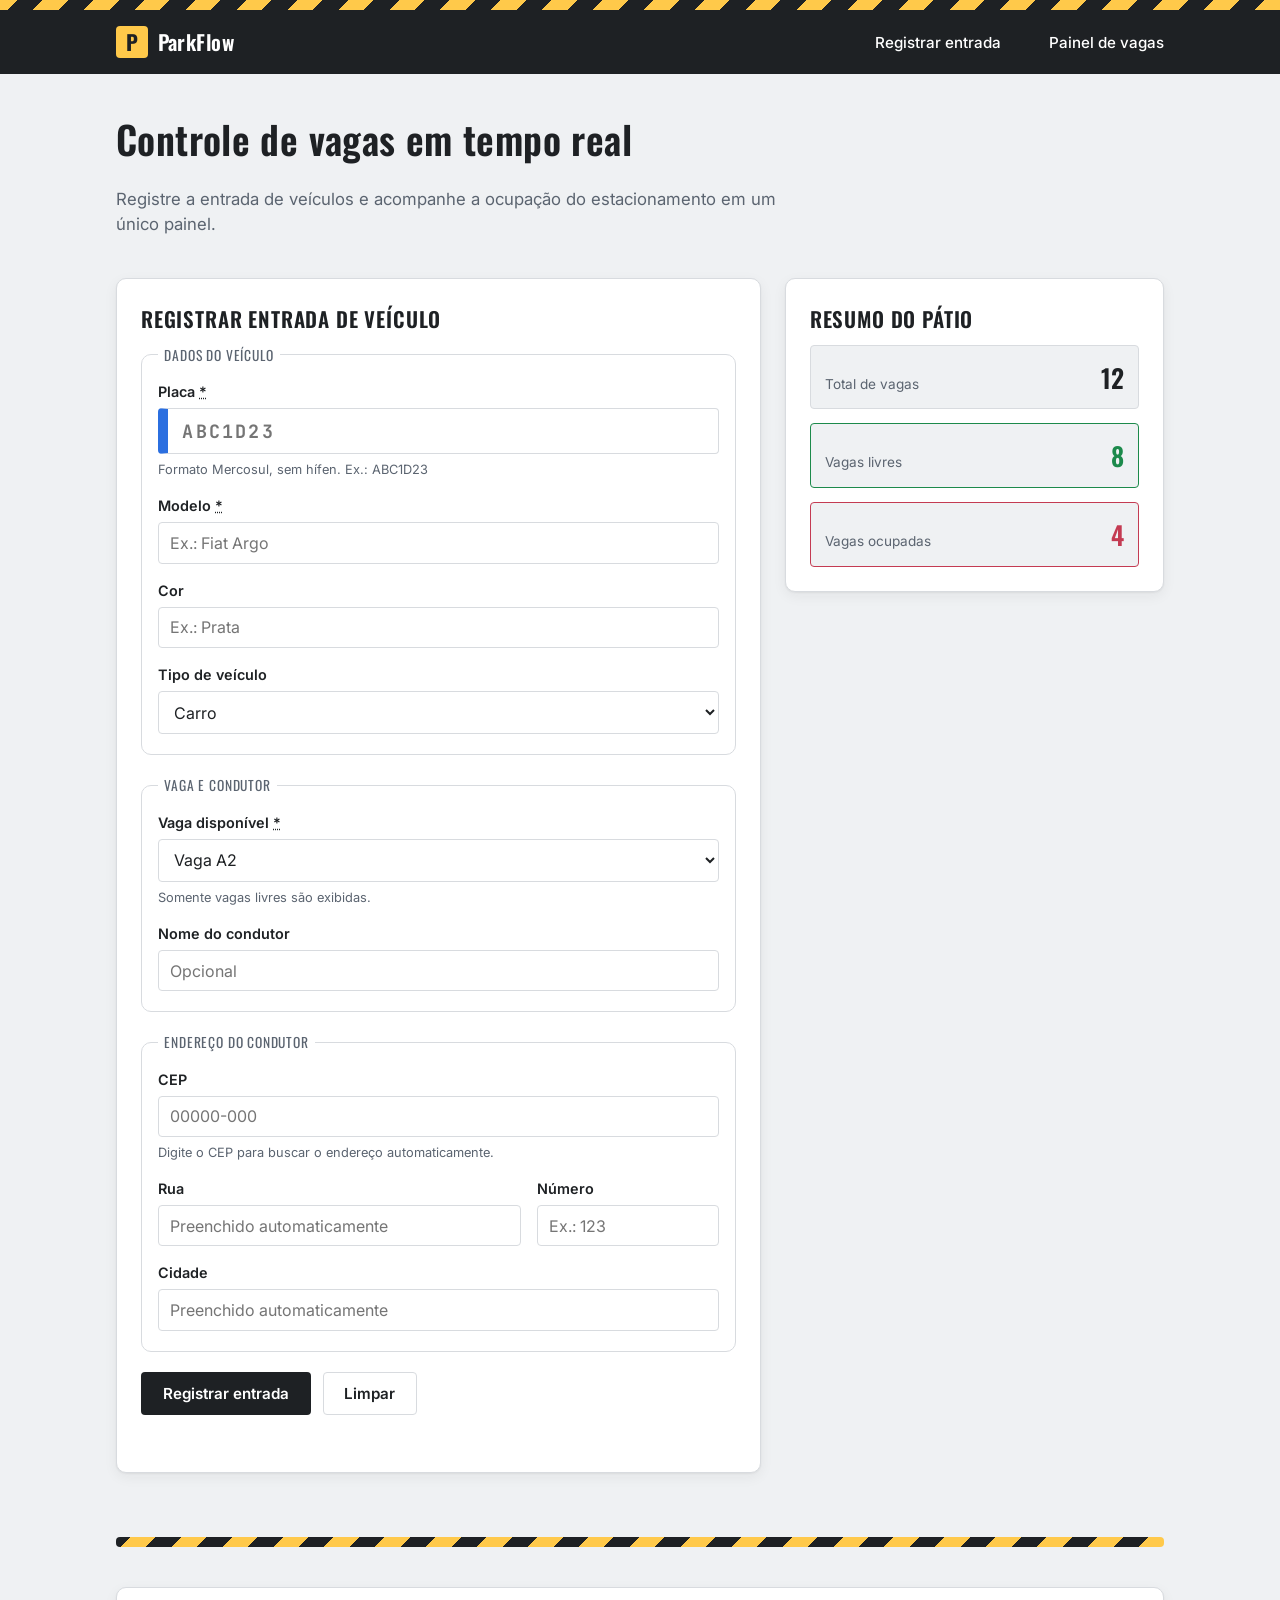
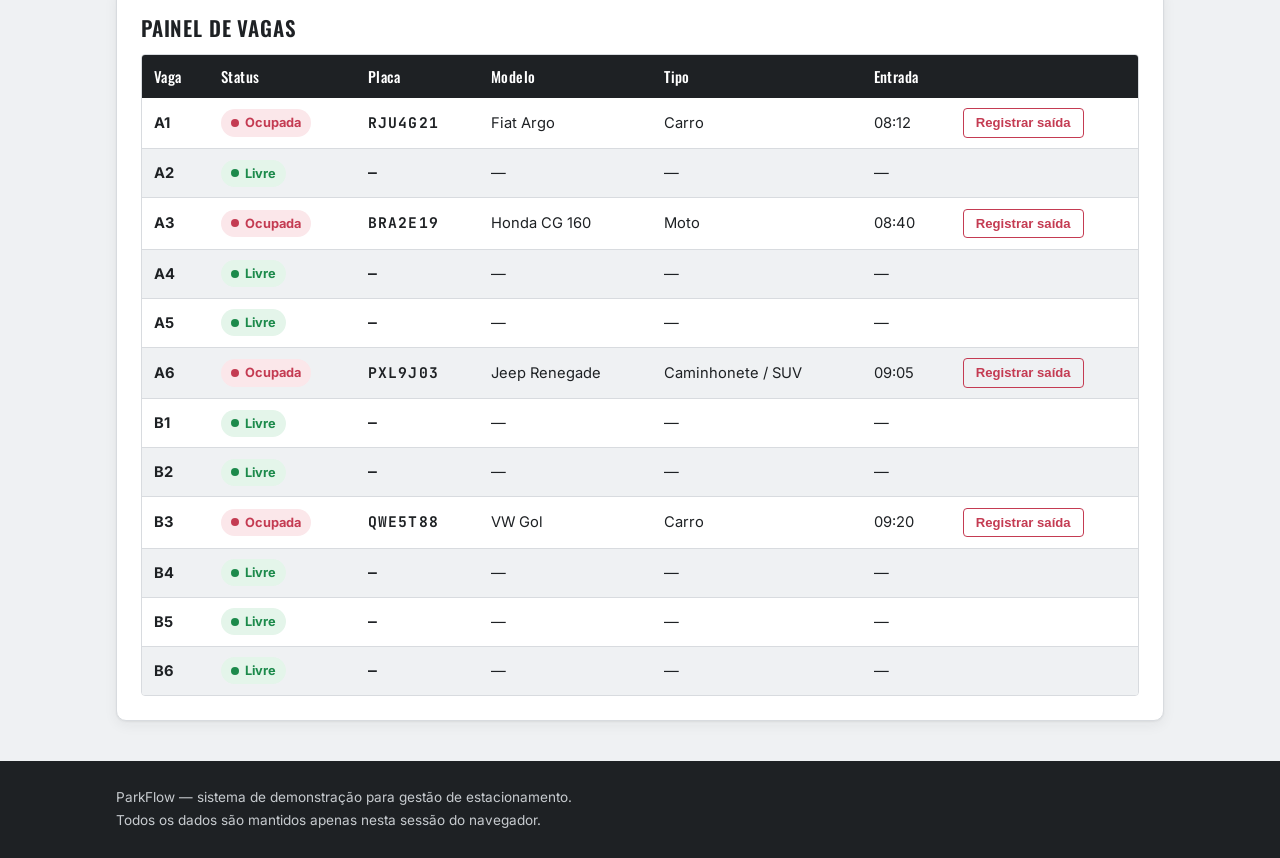
<file: Software Estacionamento - TRAB II API CEP/Código/index.html>
<!DOCTYPE html>
<html lang="pt-BR">
<head>
<meta charset="UTF-8">
<meta name="viewport" content="width=device-width, initial-scale=1.0">
<title>ParkFlow · Gestão de Estacionamento</title>
<meta name="description" content="Sistema simples para cadastro e visualização de vagas de estacionamento.">
<link rel="preconnect" href="https://fonts.googleapis.com">
<link rel="preconnect" href="https://fonts.gstatic.com" crossorigin>
<link href="https://fonts.googleapis.com/css2?family=Oswald:wght@500;600;700&family=Inter:wght@400;500;600;700&family=JetBrains+Mono:wght@500;700&display=swap" rel="stylesheet">
<link rel="stylesheet" href="style.css">
</head>
<body>

<a class="skip-link" href="#conteudo-principal">Pular para o conteúdo principal</a>

<header class="site-header">
  <div class="barra-guarda" aria-hidden="true"></div>
  <div class="container site-header__inner">
    <p class="site-header__brand">
      <span class="site-header__mark" aria-hidden="true">P</span>
      ParkFlow
    </p>
    <nav class="site-nav" aria-label="Navegação principal">
      <ul>
        <li><a href="#cadastro">Registrar entrada</a></li>
        <li><a href="#painel-vagas">Painel de vagas</a></li>
      </ul>
    </nav>
  </div>
</header>

<main id="conteudo-principal" class="container">

  <section class="hero" aria-labelledby="hero-titulo">
    <h1 id="hero-titulo">Controle de vagas em tempo real</h1>
    <p>Registre a entrada de veículos e acompanhe a ocupação do estacionamento em um único painel.</p>
  </section>

  <div class="layout-principal">

    <section id="cadastro" class="cartao" aria-labelledby="cadastro-titulo">
      <h2 id="cadastro-titulo">Registrar entrada de veículo</h2>

      <form id="form-entrada" novalidate>

        <fieldset>
          <legend>Dados do veículo</legend>

          <div class="campo campo--placa">
            <label for="placa">Placa <abbr title="obrigatório" aria-hidden="true">*</abbr><span class="sr-only"> (obrigatório)</span></label>
            <input
              type="text"
              id="placa"
              name="placa"
              placeholder="ABC1D23"
              pattern="^[A-Za-z]{3}[0-9][A-Za-z0-9][0-9]{2}$"
              maxlength="7"
              autocomplete="off"
              required
              aria-required="true"
              aria-describedby="placa-ajuda">
            <p id="placa-ajuda" class="campo__ajuda">Formato Mercosul, sem hífen. Ex.: ABC1D23</p>
          </div>

          <div class="campo">
            <label for="modelo">Modelo <span class="sr-only">(obrigatório)</span><abbr title="obrigatório" aria-hidden="true">*</abbr></label>
            <input type="text" id="modelo" name="modelo" placeholder="Ex.: Fiat Argo" required aria-required="true">
          </div>

          <div class="campo">
            <label for="cor">Cor</label>
            <input type="text" id="cor" name="cor" placeholder="Ex.: Prata">
          </div>

          <div class="campo">
            <label for="tipo">Tipo de veículo</label>
            <select id="tipo" name="tipo">
              <option value="carro">Carro</option>
              <option value="moto">Moto</option>
              <option value="suv">Caminhonete / SUV</option>
            </select>
          </div>
        </fieldset>

        <fieldset>
          <legend>Vaga e condutor</legend>

          <div class="campo">
            <label for="vaga">Vaga disponível <span class="sr-only">(obrigatório)</span><abbr title="obrigatório" aria-hidden="true">*</abbr></label>
            <select id="vaga" name="vaga" required aria-required="true" aria-describedby="vaga-ajuda">
              <!-- opções preenchidas via script.js com as vagas livres -->
            </select>
            <p id="vaga-ajuda" class="campo__ajuda">Somente vagas livres são exibidas.</p>
          </div>

          <div class="campo">
            <label for="condutor">Nome do condutor</label>
            <input type="text" id="condutor" name="condutor" placeholder="Opcional" autocomplete="name">
          </div>
        </fieldset>

        <fieldset>
          <legend>Endereço do condutor</legend>

          <div class="campo campo--cep">
            <label for="cep">CEP</label>
            <div class="campo-com-status">
              <input
                type="text"
                id="cep"
                name="cep"
                placeholder="00000-000"
                inputmode="numeric"
                autocomplete="postal-code"
                maxlength="9"
                aria-describedby="cep-status">
              <span class="cep-spinner" id="cep-spinner" hidden aria-hidden="true"></span>
            </div>
            <p id="cep-status" class="campo__ajuda" role="status" aria-live="polite">Digite o CEP para buscar o endereço automaticamente.</p>
          </div>

          <div class="campo-grid">
            <div class="campo campo--rua">
              <label for="rua">Rua</label>
              <input type="text" id="rua" name="rua" placeholder="Preenchido automaticamente" autocomplete="address-line1">
            </div>

            <div class="campo campo--numero">
              <label for="numero">Número</label>
              <input type="text" id="numero" name="numero" placeholder="Ex.: 123" inputmode="numeric" autocomplete="off">
            </div>
          </div>

          <div class="campo">
            <label for="cidade">Cidade</label>
            <input type="text" id="cidade" name="cidade" placeholder="Preenchido automaticamente" autocomplete="address-level2">
          </div>
        </fieldset>

        <div class="acoes-form">
          <button type="submit" class="botao botao--primario">Registrar entrada</button>
          <button type="reset" class="botao botao--secundario">Limpar</button>
        </div>

        <p id="mensagem-status" class="mensagem-status" role="status" aria-live="polite"></p>
      </form>
    </section>

    <aside class="cartao painel-resumo" aria-labelledby="resumo-titulo">
      <h2 id="resumo-titulo">Resumo do pátio</h2>
      <dl class="resumo-lista">
        <div class="resumo-item">
          <dt>Total de vagas</dt>
          <dd id="stat-total">0</dd>
        </div>
        <div class="resumo-item resumo-item--livre">
          <dt>Vagas livres</dt>
          <dd id="stat-livres">0</dd>
        </div>
        <div class="resumo-item resumo-item--ocupada">
          <dt>Vagas ocupadas</dt>
          <dd id="stat-ocupadas">0</dd>
        </div>
      </dl>
    </aside>

  </div>

  <div class="barra-guarda barra-guarda--divisor" aria-hidden="true"></div>

  <section id="painel-vagas" class="cartao" aria-labelledby="painel-titulo">
    <h2 id="painel-titulo">Painel de vagas</h2>

    <div class="tabela-scroll" tabindex="0" role="region" aria-labelledby="painel-titulo">
      <table>
        <caption class="sr-only">Situação atual de cada vaga do estacionamento, com placa, modelo, tipo e horário de entrada dos veículos estacionados.</caption>
        <thead>
          <tr>
            <th scope="col">Vaga</th>
            <th scope="col">Status</th>
            <th scope="col">Placa</th>
            <th scope="col">Modelo</th>
            <th scope="col">Tipo</th>
            <th scope="col">Entrada</th>
            <th scope="col"><span class="sr-only">Ações</span></th>
          </tr>
        </thead>
        <tbody id="corpo-tabela-vagas">
          <!-- linhas preenchidas via script.js -->
        </tbody>
      </table>
    </div>
  </section>

</main>

<footer class="site-footer">
  <div class="container site-footer__inner">
    <p>ParkFlow — sistema de demonstração para gestão de estacionamento.</p>
    <p>Todos os dados são mantidos apenas nesta sessão do navegador.</p>
  </div>
</footer>

<script src="script.js"></script>
</body>
</html>
</file>
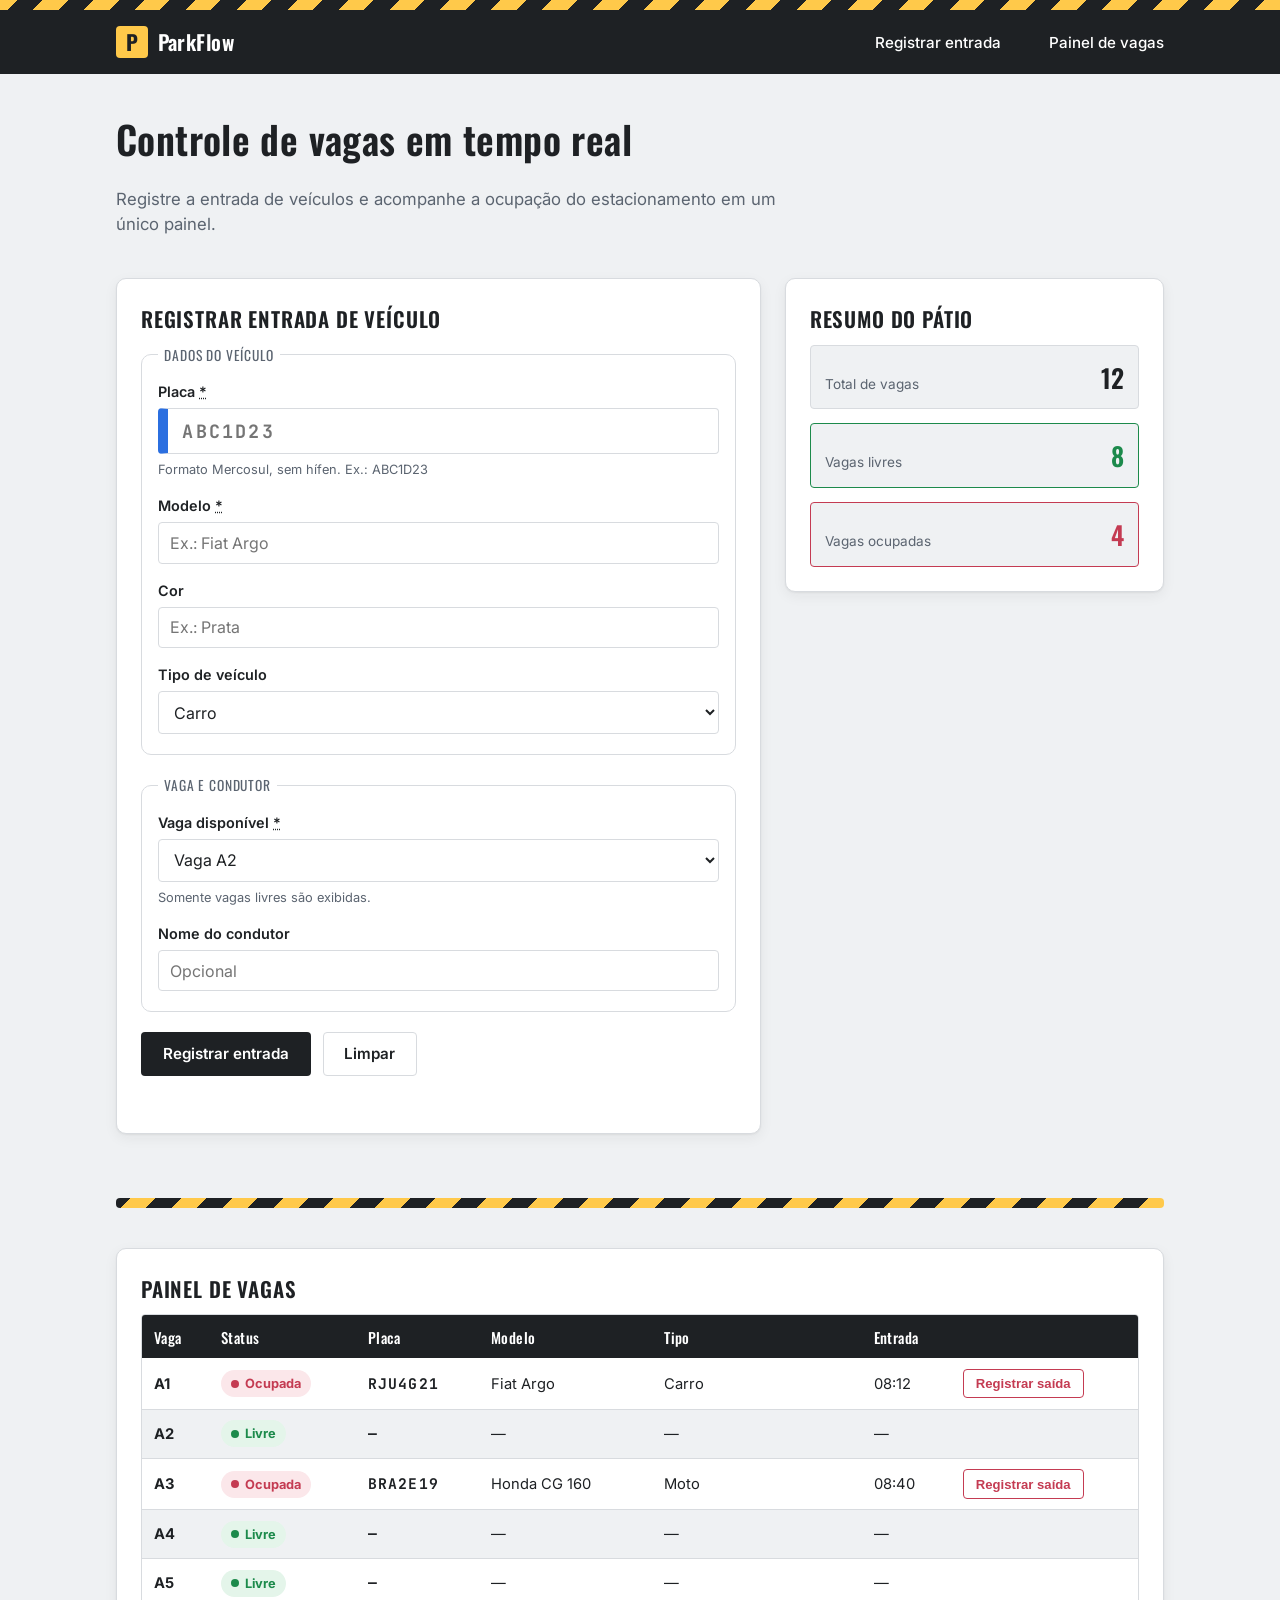
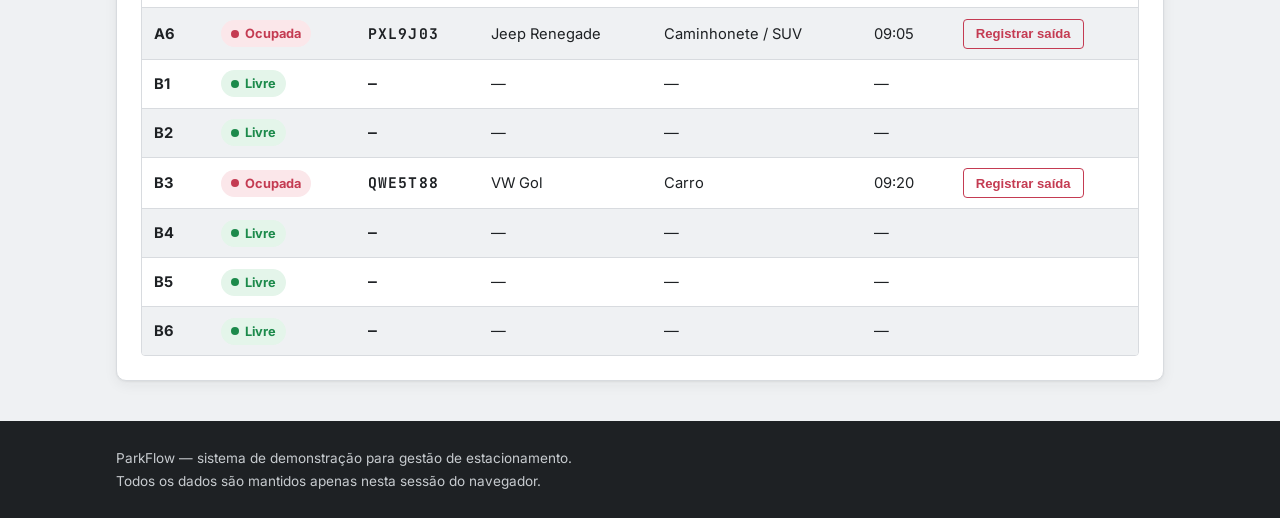
<file: Software Estacionamento - TRAB I/Código/index (1).html>
<!DOCTYPE html>
<html lang="pt-BR">
<head>
<meta charset="UTF-8">
<meta name="viewport" content="width=device-width, initial-scale=1.0">
<title>ParkFlow · Gestão de Estacionamento</title>
<meta name="description" content="Sistema simples para cadastro e visualização de vagas de estacionamento.">
<link rel="preconnect" href="https://fonts.googleapis.com">
<link rel="preconnect" href="https://fonts.gstatic.com" crossorigin>
<link href="https://fonts.googleapis.com/css2?family=Oswald:wght@500;600;700&family=Inter:wght@400;500;600;700&family=JetBrains+Mono:wght@500;700&display=swap" rel="stylesheet">
<link rel="stylesheet" href="style.css">
</head>
<body>

<a class="skip-link" href="#conteudo-principal">Pular para o conteúdo principal</a>

<header class="site-header">
  <div class="barra-guarda" aria-hidden="true"></div>
  <div class="container site-header__inner">
    <p class="site-header__brand">
      <span class="site-header__mark" aria-hidden="true">P</span>
      ParkFlow
    </p>
    <nav class="site-nav" aria-label="Navegação principal">
      <ul>
        <li><a href="#cadastro">Registrar entrada</a></li>
        <li><a href="#painel-vagas">Painel de vagas</a></li>
      </ul>
    </nav>
  </div>
</header>

<main id="conteudo-principal" class="container">

  <section class="hero" aria-labelledby="hero-titulo">
    <h1 id="hero-titulo">Controle de vagas em tempo real</h1>
    <p>Registre a entrada de veículos e acompanhe a ocupação do estacionamento em um único painel.</p>
  </section>

  <div class="layout-principal">

    <section id="cadastro" class="cartao" aria-labelledby="cadastro-titulo">
      <h2 id="cadastro-titulo">Registrar entrada de veículo</h2>

      <form id="form-entrada" novalidate>

        <fieldset>
          <legend>Dados do veículo</legend>

          <div class="campo campo--placa">
            <label for="placa">Placa <abbr title="obrigatório" aria-hidden="true">*</abbr><span class="sr-only"> (obrigatório)</span></label>
            <input
              type="text"
              id="placa"
              name="placa"
              placeholder="ABC1D23"
              pattern="^[A-Za-z]{3}[0-9][A-Za-z0-9][0-9]{2}$"
              maxlength="7"
              autocomplete="off"
              required
              aria-required="true"
              aria-describedby="placa-ajuda">
            <p id="placa-ajuda" class="campo__ajuda">Formato Mercosul, sem hífen. Ex.: ABC1D23</p>
          </div>

          <div class="campo">
            <label for="modelo">Modelo <span class="sr-only">(obrigatório)</span><abbr title="obrigatório" aria-hidden="true">*</abbr></label>
            <input type="text" id="modelo" name="modelo" placeholder="Ex.: Fiat Argo" required aria-required="true">
          </div>

          <div class="campo">
            <label for="cor">Cor</label>
            <input type="text" id="cor" name="cor" placeholder="Ex.: Prata">
          </div>

          <div class="campo">
            <label for="tipo">Tipo de veículo</label>
            <select id="tipo" name="tipo">
              <option value="carro">Carro</option>
              <option value="moto">Moto</option>
              <option value="suv">Caminhonete / SUV</option>
            </select>
          </div>
        </fieldset>

        <fieldset>
          <legend>Vaga e condutor</legend>

          <div class="campo">
            <label for="vaga">Vaga disponível <span class="sr-only">(obrigatório)</span><abbr title="obrigatório" aria-hidden="true">*</abbr></label>
            <select id="vaga" name="vaga" required aria-required="true" aria-describedby="vaga-ajuda">
              <!-- opções preenchidas via script.js com as vagas livres -->
            </select>
            <p id="vaga-ajuda" class="campo__ajuda">Somente vagas livres são exibidas.</p>
          </div>

          <div class="campo">
            <label for="condutor">Nome do condutor</label>
            <input type="text" id="condutor" name="condutor" placeholder="Opcional" autocomplete="name">
          </div>
        </fieldset>

        <div class="acoes-form">
          <button type="submit" class="botao botao--primario">Registrar entrada</button>
          <button type="reset" class="botao botao--secundario">Limpar</button>
        </div>

        <p id="mensagem-status" class="mensagem-status" role="status" aria-live="polite"></p>
      </form>
    </section>

    <aside class="cartao painel-resumo" aria-labelledby="resumo-titulo">
      <h2 id="resumo-titulo">Resumo do pátio</h2>
      <dl class="resumo-lista">
        <div class="resumo-item">
          <dt>Total de vagas</dt>
          <dd id="stat-total">0</dd>
        </div>
        <div class="resumo-item resumo-item--livre">
          <dt>Vagas livres</dt>
          <dd id="stat-livres">0</dd>
        </div>
        <div class="resumo-item resumo-item--ocupada">
          <dt>Vagas ocupadas</dt>
          <dd id="stat-ocupadas">0</dd>
        </div>
      </dl>
    </aside>

  </div>

  <div class="barra-guarda barra-guarda--divisor" aria-hidden="true"></div>

  <section id="painel-vagas" class="cartao" aria-labelledby="painel-titulo">
    <h2 id="painel-titulo">Painel de vagas</h2>

    <div class="tabela-scroll" tabindex="0" role="region" aria-labelledby="painel-titulo">
      <table>
        <caption class="sr-only">Situação atual de cada vaga do estacionamento, com placa, modelo, tipo e horário de entrada dos veículos estacionados.</caption>
        <thead>
          <tr>
            <th scope="col">Vaga</th>
            <th scope="col">Status</th>
            <th scope="col">Placa</th>
            <th scope="col">Modelo</th>
            <th scope="col">Tipo</th>
            <th scope="col">Entrada</th>
            <th scope="col"><span class="sr-only">Ações</span></th>
          </tr>
        </thead>
        <tbody id="corpo-tabela-vagas">
          <!-- linhas preenchidas via script.js -->
        </tbody>
      </table>
    </div>
  </section>

</main>

<footer class="site-footer">
  <div class="container site-footer__inner">
    <p>ParkFlow — sistema de demonstração para gestão de estacionamento.</p>
    <p>Todos os dados são mantidos apenas nesta sessão do navegador.</p>
  </div>
</footer>

<script src="script.js"></script>
</body>
</html>
</file>
<file: Software Estacionamento - TRAB II API CEP/Código/style.css>
/* =========================================================
   ParkFlow — estilos
   Tokens de design pensados para o domínio de estacionamento:
   asfalto, faixa de cancela (amarelo/preto) e placa Mercosul.
   ========================================================= */

:root {
  /* Cor */
  --cor-asfalto:        #1E2124;
  --cor-asfalto-suave:  #2B2F33;
  --cor-canario:        #FFC94A;
  --cor-fundo:          #EFF1F3;
  --cor-superficie:     #FFFFFF;
  --cor-texto:          #1E2124;
  --cor-texto-suave:    #5B6470;
  --cor-borda:          #D8DBDF;
  --cor-livre:          #1C8A4B;
  --cor-livre-fundo:    #E4F5EA;
  --cor-ocupada:        #C43B52;
  --cor-ocupada-fundo:  #FBE7EA;
  --cor-foco:           #2B6FE0;

  /* Tipografia */
  --fonte-display: 'Oswald', 'Arial Narrow', sans-serif;
  --fonte-corpo:   'Inter', system-ui, -apple-system, 'Segoe UI', sans-serif;
  --fonte-mono:    'JetBrains Mono', 'Consolas', monospace;

  /* Escala e espaçamento */
  --radius-sm: 4px;
  --radius-md: 10px;
  --sombra-cartao: 0 1px 2px rgba(30, 33, 36, 0.06), 0 4px 14px rgba(30, 33, 36, 0.06);
}

* { box-sizing: border-box; }

html { scroll-behavior: smooth; }

@media (prefers-reduced-motion: reduce) {
  html { scroll-behavior: auto; }
  * { animation-duration: 0.001ms !important; transition-duration: 0.001ms !important; }
}

body {
  margin: 0;
  font-family: var(--fonte-corpo);
  color: var(--cor-texto);
  background: var(--cor-fundo);
  line-height: 1.5;
}

h1, h2, h3 {
  font-family: var(--fonte-display);
  font-weight: 600;
  letter-spacing: 0.01em;
  color: var(--cor-asfalto);
  margin: 0 0 0.5em;
}

h1 { font-size: clamp(1.6rem, 1.2rem + 1.6vw, 2.4rem); }
h2 { font-size: 1.3rem; text-transform: uppercase; letter-spacing: 0.04em; }

p { margin: 0 0 1em; color: var(--cor-texto-suave); }

.container {
  max-width: 68rem;
  margin-inline: auto;
  padding-inline: 1.25rem;
}

/* ---------- Utilitário de acessibilidade ---------- */

.sr-only {
  position: absolute;
  width: 1px; height: 1px;
  padding: 0; margin: -1px;
  overflow: hidden;
  clip: rect(0, 0, 0, 0);
  white-space: nowrap;
  border: 0;
}

.skip-link {
  position: absolute;
  left: 1rem;
  top: -3rem;
  background: var(--cor-canario);
  color: var(--cor-asfalto);
  font-weight: 600;
  padding: 0.6rem 1rem;
  border-radius: var(--radius-sm);
  z-index: 100;
  transition: top 0.15s ease;
}

.skip-link:focus {
  top: 1rem;
}

:focus-visible {
  outline: 3px solid var(--cor-foco);
  outline-offset: 2px;
}

/* ---------- Faixa de cancela (elemento assinatura) ---------- */

.barra-guarda {
  height: 10px;
  background: repeating-linear-gradient(
    -45deg,
    var(--cor-canario) 0 18px,
    var(--cor-asfalto) 18px 36px
  );
}

.barra-guarda--divisor {
  margin: 2.5rem 0;
  border-radius: var(--radius-sm);
}

/* ---------- Cabeçalho ---------- */

.site-header {
  background: var(--cor-asfalto);
  color: #fff;
}

.site-header__inner {
  display: flex;
  align-items: center;
  justify-content: space-between;
  padding-block: 1rem;
  gap: 1rem;
  flex-wrap: wrap;
}

.site-header__brand {
  margin: 0;
  display: flex;
  align-items: center;
  gap: 0.6rem;
  font-family: var(--fonte-display);
  font-size: 1.3rem;
  font-weight: 600;
  color: #fff;
  letter-spacing: 0.02em;
}

.site-header__mark {
  display: inline-grid;
  place-items: center;
  width: 2rem;
  height: 2rem;
  background: var(--cor-canario);
  color: var(--cor-asfalto);
  border-radius: var(--radius-sm);
  font-weight: 700;
}

.site-nav ul {
  list-style: none;
  display: flex;
  gap: 1.5rem;
  margin: 0;
  padding: 0;
}

.site-nav li + li {
  margin-left: 1.5rem; /* reforço para navegadores sem suporte a gap no flexbox */
}

.site-nav a {
  color: #fff;
  text-decoration: none;
  font-weight: 500;
  font-size: 0.95rem;
  border-bottom: 2px solid transparent;
  padding-block: 0.25rem;
}

.site-nav a:hover,
.site-nav a:focus-visible {
  border-bottom-color: var(--cor-canario);
}

/* ---------- Hero ---------- */

.hero {
  padding-block: 2.25rem 1.5rem;
  max-width: 42rem;
}

.hero p { color: var(--cor-texto-suave); font-size: 1.05rem; }

/* ---------- Layout principal ---------- */

.layout-principal {
  display: grid;
  grid-template-columns: 1fr;
  gap: 1.5rem;
  align-items: start;
}

@media (min-width: 60rem) {
  .layout-principal {
    grid-template-columns: 1.7fr 1fr;
  }
}

.cartao {
  background: var(--cor-superficie);
  border: 1px solid var(--cor-borda);
  border-radius: var(--radius-md);
  box-shadow: var(--sombra-cartao);
  padding: 1.5rem;
  margin-bottom: 1.5rem;
}

/* ---------- Formulário ---------- */

fieldset {
  border: 1px solid var(--cor-borda);
  border-radius: var(--radius-md);
  padding: 1rem 1rem 1.25rem;
  margin: 0 0 1.25rem;
}

legend {
  font-family: var(--fonte-display);
  font-size: 0.85rem;
  text-transform: uppercase;
  letter-spacing: 0.06em;
  color: var(--cor-texto-suave);
  padding-inline: 0.4rem;
}

.campo {
  margin-bottom: 1rem;
}

.campo:last-child { margin-bottom: 0; }

.campo label {
  display: block;
  font-weight: 600;
  font-size: 0.9rem;
  margin-bottom: 0.35rem;
}

.campo input,
.campo select {
  width: 100%;
  padding: 0.6rem 0.7rem;
  font-size: 1rem;
  font-family: inherit;
  color: var(--cor-texto);
  background: var(--cor-superficie);
  border: 1.5px solid var(--cor-borda);
  border-radius: var(--radius-sm);
}

.campo input:focus,
.campo select:focus {
  border-color: var(--cor-foco);
}

.campo input:invalid:not(:placeholder-shown) {
  border-color: var(--cor-ocupada);
}

.campo__ajuda {
  margin: 0.35rem 0 0;
  font-size: 0.8rem;
  color: var(--cor-texto-suave);
}

.campo__ajuda[data-tipo="sucesso"] { color: var(--cor-livre); }
.campo__ajuda[data-tipo="erro"] { color: var(--cor-ocupada); }

/* Grade para número/rua lado a lado em telas maiores */
.campo-grid {
  display: grid;
  grid-template-columns: 1fr;
  gap: 0 1rem;
}

@media (min-width: 26rem) {
  .campo-grid {
    grid-template-columns: 2fr 1fr;
  }
}

/* Campo de CEP com indicador de busca */
.campo-com-status {
  position: relative;
  display: flex;
  align-items: center;
}

.campo-com-status input {
  padding-right: 2.4rem;
}

.cep-spinner {
  position: absolute;
  right: 0.7rem;
  width: 1.1rem;
  height: 1.1rem;
  border: 2.5px solid var(--cor-borda);
  border-top-color: var(--cor-foco);
  border-radius: 50%;
  animation: girar 0.7s linear infinite;
}

@keyframes girar {
  to { transform: rotate(360deg); }
}

.campo input[data-preenchido="auto"] {
  background: var(--cor-livre-fundo);
  border-color: var(--cor-livre);
}

/* Campo de placa com referência visual à placa Mercosul */
.campo--placa input {
  font-family: var(--fonte-mono);
  font-weight: 700;
  font-size: 1.15rem;
  letter-spacing: 0.12em;
  text-transform: uppercase;
  border-left: 10px solid #2B6FE0;
  padding-left: 0.9rem;
}

.acoes-form {
  display: flex;
  gap: 0.75rem;
  flex-wrap: wrap;
}

.botao {
  font-family: var(--fonte-corpo);
  font-weight: 600;
  font-size: 0.95rem;
  padding: 0.7rem 1.3rem;
  border-radius: var(--radius-sm);
  border: 1.5px solid transparent;
  cursor: pointer;
}

.botao--primario {
  background: var(--cor-asfalto);
  color: #fff;
}

.botao--primario:hover { background: var(--cor-asfalto-suave); }

.botao--secundario {
  background: transparent;
  color: var(--cor-texto);
  border-color: var(--cor-borda);
}

.botao--secundario:hover { border-color: var(--cor-texto-suave); }

.mensagem-status {
  margin-top: 1rem;
  margin-bottom: 0;
  font-size: 0.9rem;
  font-weight: 600;
  min-height: 1.2em;
  color: var(--cor-livre);
}

.mensagem-status[data-tipo="erro"] {
  color: var(--cor-ocupada);
}

/* ---------- Resumo (aside) ---------- */

.resumo-lista {
  margin: 0;
  display: grid;
  gap: 0.9rem;
}

.resumo-item {
  display: flex;
  align-items: baseline;
  justify-content: space-between;
  padding: 0.75rem 0.9rem;
  border-radius: var(--radius-sm);
  background: var(--cor-fundo);
  border: 1px solid var(--cor-borda);
}

.resumo-item dt {
  font-size: 0.85rem;
  color: var(--cor-texto-suave);
}

.resumo-item dd {
  margin: 0;
  font-family: var(--fonte-display);
  font-size: 1.6rem;
  font-weight: 600;
}

.resumo-item--livre { border-color: var(--cor-livre); }
.resumo-item--livre dd { color: var(--cor-livre); }

.resumo-item--ocupada { border-color: var(--cor-ocupada); }
.resumo-item--ocupada dd { color: var(--cor-ocupada); }

/* ---------- Tabela de vagas ---------- */

.tabela-scroll {
  overflow-x: auto;
  border: 1px solid var(--cor-borda);
  border-radius: var(--radius-sm);
}

table {
  width: 100%;
  border-collapse: collapse;
  min-width: 40rem;
  font-size: 0.92rem;
}

thead th {
  text-align: left;
  background: var(--cor-asfalto);
  color: #fff;
  font-family: var(--fonte-display);
  font-weight: 500;
  letter-spacing: 0.03em;
  padding: 0.65rem 0.75rem;
  position: sticky;
  top: 0;
}

tbody td {
  padding: 0.65rem 0.75rem;
  border-bottom: 1px solid var(--cor-borda);
  vertical-align: middle;
}

tbody tr:last-child td { border-bottom: none; }

tbody tr:nth-child(even) { background: var(--cor-fundo); }

td[data-coluna="placa"] {
  font-family: var(--fonte-mono);
  font-weight: 700;
  letter-spacing: 0.08em;
}

.selo-status {
  display: inline-flex;
  align-items: center;
  gap: 0.4rem;
  font-size: 0.8rem;
  font-weight: 700;
  padding: 0.25rem 0.6rem;
  border-radius: 999px;
}

.selo-status--livre {
  background: var(--cor-livre-fundo);
  color: var(--cor-livre);
}

.selo-status--ocupada {
  background: var(--cor-ocupada-fundo);
  color: var(--cor-ocupada);
}

.selo-status::before {
  content: "";
  width: 0.5rem;
  height: 0.5rem;
  border-radius: 50%;
  background: currentColor;
}

.botao-sair {
  font-size: 0.82rem;
  font-weight: 600;
  padding: 0.4rem 0.75rem;
  border-radius: var(--radius-sm);
  border: 1.5px solid var(--cor-ocupada);
  background: transparent;
  color: var(--cor-ocupada);
  cursor: pointer;
}

.botao-sair:hover { background: var(--cor-ocupada-fundo); }

/* ---------- Rodapé ---------- */

.site-footer {
  background: var(--cor-asfalto);
  color: #C7CBCF;
  margin-top: 2.5rem;
}

.site-footer__inner {
  padding-block: 1.5rem;
  font-size: 0.85rem;
}

.site-footer p { color: #C7CBCF; margin: 0.2em 0; }
</file>
<file: Software Estacionamento - TRAB I/Código/style.css>
/* =========================================================
   ParkFlow — estilos
   Tokens de design pensados para o domínio de estacionamento:
   asfalto, faixa de cancela (amarelo/preto) e placa Mercosul.
   ========================================================= */

:root {
  /* Cor */
  --cor-asfalto:        #1E2124;
  --cor-asfalto-suave:  #2B2F33;
  --cor-canario:        #FFC94A;
  --cor-fundo:          #EFF1F3;
  --cor-superficie:     #FFFFFF;
  --cor-texto:          #1E2124;
  --cor-texto-suave:    #5B6470;
  --cor-borda:          #D8DBDF;
  --cor-livre:          #1C8A4B;
  --cor-livre-fundo:    #E4F5EA;
  --cor-ocupada:        #C43B52;
  --cor-ocupada-fundo:  #FBE7EA;
  --cor-foco:           #2B6FE0;

  /* Tipografia */
  --fonte-display: 'Oswald', 'Arial Narrow', sans-serif;
  --fonte-corpo:   'Inter', system-ui, -apple-system, 'Segoe UI', sans-serif;
  --fonte-mono:    'JetBrains Mono', 'Consolas', monospace;

  /* Escala e espaçamento */
  --radius-sm: 4px;
  --radius-md: 10px;
  --sombra-cartao: 0 1px 2px rgba(30, 33, 36, 0.06), 0 4px 14px rgba(30, 33, 36, 0.06);
}

* { box-sizing: border-box; }

html { scroll-behavior: smooth; }

@media (prefers-reduced-motion: reduce) {
  html { scroll-behavior: auto; }
  * { animation-duration: 0.001ms !important; transition-duration: 0.001ms !important; }
}

body {
  margin: 0;
  font-family: var(--fonte-corpo);
  color: var(--cor-texto);
  background: var(--cor-fundo);
  line-height: 1.5;
}

h1, h2, h3 {
  font-family: var(--fonte-display);
  font-weight: 600;
  letter-spacing: 0.01em;
  color: var(--cor-asfalto);
  margin: 0 0 0.5em;
}

h1 { font-size: clamp(1.6rem, 1.2rem + 1.6vw, 2.4rem); }
h2 { font-size: 1.3rem; text-transform: uppercase; letter-spacing: 0.04em; }

p { margin: 0 0 1em; color: var(--cor-texto-suave); }

.container {
  max-width: 68rem;
  margin-inline: auto;
  padding-inline: 1.25rem;
}

/* ---------- Utilitário de acessibilidade ---------- */

.sr-only {
  position: absolute;
  width: 1px; height: 1px;
  padding: 0; margin: -1px;
  overflow: hidden;
  clip: rect(0, 0, 0, 0);
  white-space: nowrap;
  border: 0;
}

.skip-link {
  position: absolute;
  left: 1rem;
  top: -3rem;
  background: var(--cor-canario);
  color: var(--cor-asfalto);
  font-weight: 600;
  padding: 0.6rem 1rem;
  border-radius: var(--radius-sm);
  z-index: 100;
  transition: top 0.15s ease;
}

.skip-link:focus {
  top: 1rem;
}

:focus-visible {
  outline: 3px solid var(--cor-foco);
  outline-offset: 2px;
}

/* ---------- Faixa de cancela (elemento assinatura) ---------- */

.barra-guarda {
  height: 10px;
  background: repeating-linear-gradient(
    -45deg,
    var(--cor-canario) 0 18px,
    var(--cor-asfalto) 18px 36px
  );
}

.barra-guarda--divisor {
  margin: 2.5rem 0;
  border-radius: var(--radius-sm);
}

/* ---------- Cabeçalho ---------- */

.site-header {
  background: var(--cor-asfalto);
  color: #fff;
}

.site-header__inner {
  display: flex;
  align-items: center;
  justify-content: space-between;
  padding-block: 1rem;
  gap: 1rem;
  flex-wrap: wrap;
}

.site-header__brand {
  margin: 0;
  display: flex;
  align-items: center;
  gap: 0.6rem;
  font-family: var(--fonte-display);
  font-size: 1.3rem;
  font-weight: 600;
  color: #fff;
  letter-spacing: 0.02em;
}

.site-header__mark {
  display: inline-grid;
  place-items: center;
  width: 2rem;
  height: 2rem;
  background: var(--cor-canario);
  color: var(--cor-asfalto);
  border-radius: var(--radius-sm);
  font-weight: 700;
}

.site-nav ul {
  list-style: none;
  display: flex;
  gap: 1.5rem;
  margin: 0;
  padding: 0;
}

.site-nav li + li {
  margin-left: 1.5rem; /* reforço para navegadores sem suporte a gap no flexbox */
}

.site-nav a {
  color: #fff;
  text-decoration: none;
  font-weight: 500;
  font-size: 0.95rem;
  border-bottom: 2px solid transparent;
  padding-block: 0.25rem;
}

.site-nav a:hover,
.site-nav a:focus-visible {
  border-bottom-color: var(--cor-canario);
}

/* ---------- Hero ---------- */

.hero {
  padding-block: 2.25rem 1.5rem;
  max-width: 42rem;
}

.hero p { color: var(--cor-texto-suave); font-size: 1.05rem; }

/* ---------- Layout principal ---------- */

.layout-principal {
  display: grid;
  grid-template-columns: 1fr;
  gap: 1.5rem;
  align-items: start;
}

@media (min-width: 60rem) {
  .layout-principal {
    grid-template-columns: 1.7fr 1fr;
  }
}

.cartao {
  background: var(--cor-superficie);
  border: 1px solid var(--cor-borda);
  border-radius: var(--radius-md);
  box-shadow: var(--sombra-cartao);
  padding: 1.5rem;
  margin-bottom: 1.5rem;
}

/* ---------- Formulário ---------- */

fieldset {
  border: 1px solid var(--cor-borda);
  border-radius: var(--radius-md);
  padding: 1rem 1rem 1.25rem;
  margin: 0 0 1.25rem;
}

legend {
  font-family: var(--fonte-display);
  font-size: 0.85rem;
  text-transform: uppercase;
  letter-spacing: 0.06em;
  color: var(--cor-texto-suave);
  padding-inline: 0.4rem;
}

.campo {
  margin-bottom: 1rem;
}

.campo:last-child { margin-bottom: 0; }

.campo label {
  display: block;
  font-weight: 600;
  font-size: 0.9rem;
  margin-bottom: 0.35rem;
}

.campo input,
.campo select {
  width: 100%;
  padding: 0.6rem 0.7rem;
  font-size: 1rem;
  font-family: inherit;
  color: var(--cor-texto);
  background: var(--cor-superficie);
  border: 1.5px solid var(--cor-borda);
  border-radius: var(--radius-sm);
}

.campo input:focus,
.campo select:focus {
  border-color: var(--cor-foco);
}

.campo input:invalid:not(:placeholder-shown) {
  border-color: var(--cor-ocupada);
}

.campo__ajuda {
  margin: 0.35rem 0 0;
  font-size: 0.8rem;
  color: var(--cor-texto-suave);
}

/* Campo de placa com referência visual à placa Mercosul */
.campo--placa input {
  font-family: var(--fonte-mono);
  font-weight: 700;
  font-size: 1.15rem;
  letter-spacing: 0.12em;
  text-transform: uppercase;
  border-left: 10px solid #2B6FE0;
  padding-left: 0.9rem;
}

.acoes-form {
  display: flex;
  gap: 0.75rem;
  flex-wrap: wrap;
}

.botao {
  font-family: var(--fonte-corpo);
  font-weight: 600;
  font-size: 0.95rem;
  padding: 0.7rem 1.3rem;
  border-radius: var(--radius-sm);
  border: 1.5px solid transparent;
  cursor: pointer;
}

.botao--primario {
  background: var(--cor-asfalto);
  color: #fff;
}

.botao--primario:hover { background: var(--cor-asfalto-suave); }

.botao--secundario {
  background: transparent;
  color: var(--cor-texto);
  border-color: var(--cor-borda);
}

.botao--secundario:hover { border-color: var(--cor-texto-suave); }

.mensagem-status {
  margin-top: 1rem;
  margin-bottom: 0;
  font-size: 0.9rem;
  font-weight: 600;
  min-height: 1.2em;
  color: var(--cor-livre);
}

.mensagem-status[data-tipo="erro"] {
  color: var(--cor-ocupada);
}

/* ---------- Resumo (aside) ---------- */

.resumo-lista {
  margin: 0;
  display: grid;
  gap: 0.9rem;
}

.resumo-item {
  display: flex;
  align-items: baseline;
  justify-content: space-between;
  padding: 0.75rem 0.9rem;
  border-radius: var(--radius-sm);
  background: var(--cor-fundo);
  border: 1px solid var(--cor-borda);
}

.resumo-item dt {
  font-size: 0.85rem;
  color: var(--cor-texto-suave);
}

.resumo-item dd {
  margin: 0;
  font-family: var(--fonte-display);
  font-size: 1.6rem;
  font-weight: 600;
}

.resumo-item--livre { border-color: var(--cor-livre); }
.resumo-item--livre dd { color: var(--cor-livre); }

.resumo-item--ocupada { border-color: var(--cor-ocupada); }
.resumo-item--ocupada dd { color: var(--cor-ocupada); }

/* ---------- Tabela de vagas ---------- */

.tabela-scroll {
  overflow-x: auto;
  border: 1px solid var(--cor-borda);
  border-radius: var(--radius-sm);
}

table {
  width: 100%;
  border-collapse: collapse;
  min-width: 40rem;
  font-size: 0.92rem;
}

thead th {
  text-align: left;
  background: var(--cor-asfalto);
  color: #fff;
  font-family: var(--fonte-display);
  font-weight: 500;
  letter-spacing: 0.03em;
  padding: 0.65rem 0.75rem;
  position: sticky;
  top: 0;
}

tbody td {
  padding: 0.65rem 0.75rem;
  border-bottom: 1px solid var(--cor-borda);
  vertical-align: middle;
}

tbody tr:last-child td { border-bottom: none; }

tbody tr:nth-child(even) { background: var(--cor-fundo); }

td[data-coluna="placa"] {
  font-family: var(--fonte-mono);
  font-weight: 700;
  letter-spacing: 0.08em;
}

.selo-status {
  display: inline-flex;
  align-items: center;
  gap: 0.4rem;
  font-size: 0.8rem;
  font-weight: 700;
  padding: 0.25rem 0.6rem;
  border-radius: 999px;
}

.selo-status--livre {
  background: var(--cor-livre-fundo);
  color: var(--cor-livre);
}

.selo-status--ocupada {
  background: var(--cor-ocupada-fundo);
  color: var(--cor-ocupada);
}

.selo-status::before {
  content: "";
  width: 0.5rem;
  height: 0.5rem;
  border-radius: 50%;
  background: currentColor;
}

.botao-sair {
  font-size: 0.82rem;
  font-weight: 600;
  padding: 0.4rem 0.75rem;
  border-radius: var(--radius-sm);
  border: 1.5px solid var(--cor-ocupada);
  background: transparent;
  color: var(--cor-ocupada);
  cursor: pointer;
}

.botao-sair:hover { background: var(--cor-ocupada-fundo); }

/* ---------- Rodapé ---------- */

.site-footer {
  background: var(--cor-asfalto);
  color: #C7CBCF;
  margin-top: 2.5rem;
}

.site-footer__inner {
  padding-block: 1.5rem;
  font-size: 0.85rem;
}

.site-footer p { color: #C7CBCF; margin: 0.2em 0; }
</file>
